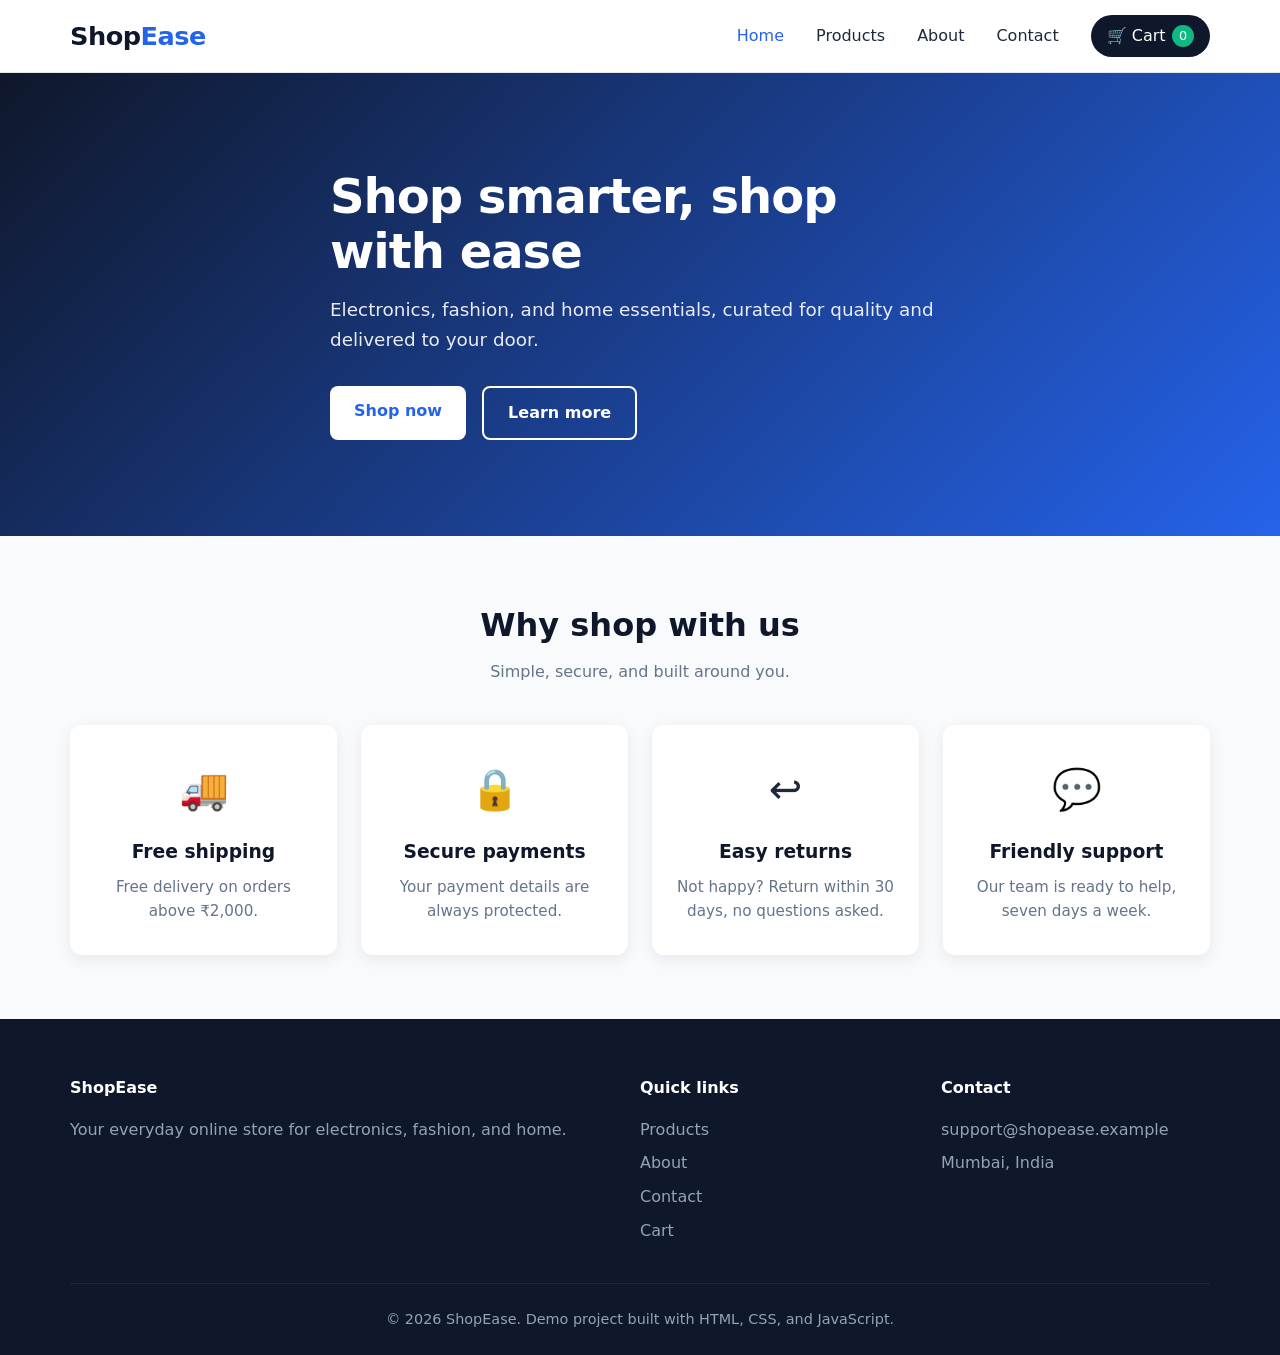
<file: index.html>
<!DOCTYPE html>
<html lang="en">
<head>
  <meta charset="UTF-8">
  <meta name="viewport" content="width=device-width, initial-scale=1.0">
  <title>ShopEase | Home</title>
  <link rel="stylesheet" href="style.css">
</head>
<body>
 
  <header class="site-header">
    <div class="container nav">
      <a href="index.html" class="logo">Shop<span>Ease</span></a>
      <button class="menu-toggle" id="menu-toggle" aria-label="Toggle menu">☰</button>
      <ul class="nav-links" id="nav-links">
        <li><a href="index.html" class="active">Home</a></li>
        <li><a href="products.html">Products</a></li>
        <li><a href="about.html">About</a></li>
        <li><a href="contact.html">Contact</a></li>
        <li><a href="cart.html" class="cart-link">🛒 Cart <span class="cart-badge" data-cart-count>0</span></a></li>
      </ul>
    </div>
  </header>
 
  <main>
    <section class="hero">
      <div class="container hero-content">
        <h1>Shop smarter, shop with ease</h1>
        <p>Electronics, fashion, and home essentials, curated for quality and delivered to your door.</p>
        <div class="hero-actions">
          <a href="products.html" class="btn btn-light">Shop now</a>
          <a href="about.html" class="btn btn-outline">Learn more</a>
        </div>
      </div>
    </section>
 
    <section>
      <div class="container">
        <div class="section-header">
          <h2>Why shop with us</h2>
          <p>Simple, secure, and built around you.</p>
        </div>
        <div class="features-grid">
          <div class="feature">
            <div class="feature-icon">🚚</div>
            <h3>Free shipping</h3>
            <p>Free delivery on orders above ₹2,000.</p>
          </div>
          <div class="feature">
            <div class="feature-icon">🔒</div>
            <h3>Secure payments</h3>
            <p>Your payment details are always protected.</p>
          </div>
          <div class="feature">
            <div class="feature-icon">↩️</div>
            <h3>Easy returns</h3>
            <p>Not happy? Return within 30 days, no questions asked.</p>
          </div>
          <div class="feature">
            <div class="feature-icon">💬</div>
            <h3>Friendly support</h3>
            <p>Our team is ready to help, seven days a week.</p>
          </div>
        </div>
      </div>
    </section>
  </main>
 
  <footer class="site-footer">
    <div class="container">
      <div class="footer-grid">
        <div>
          <h4>ShopEase</h4>
          <p>Your everyday online store for electronics, fashion, and home.</p>
        </div>
        <div>
          <h4>Quick links</h4>
          <ul>
            <li><a href="products.html">Products</a></li>
            <li><a href="about.html">About</a></li>
            <li><a href="contact.html">Contact</a></li>
            <li><a href="cart.html">Cart</a></li>
          </ul>
        </div>
        <div>
          <h4>Contact</h4>
          <ul>
            <li>support@shopease.example</li>
            <li>Mumbai, India</li>
          </ul>
        </div>
      </div>
      <div class="footer-bottom">&copy; 2026 ShopEase. Demo project built with HTML, CSS, and JavaScript.</div>
    </div>
  </footer>
 
  <script src="script.js"></script>
</body>
</html>
</file>
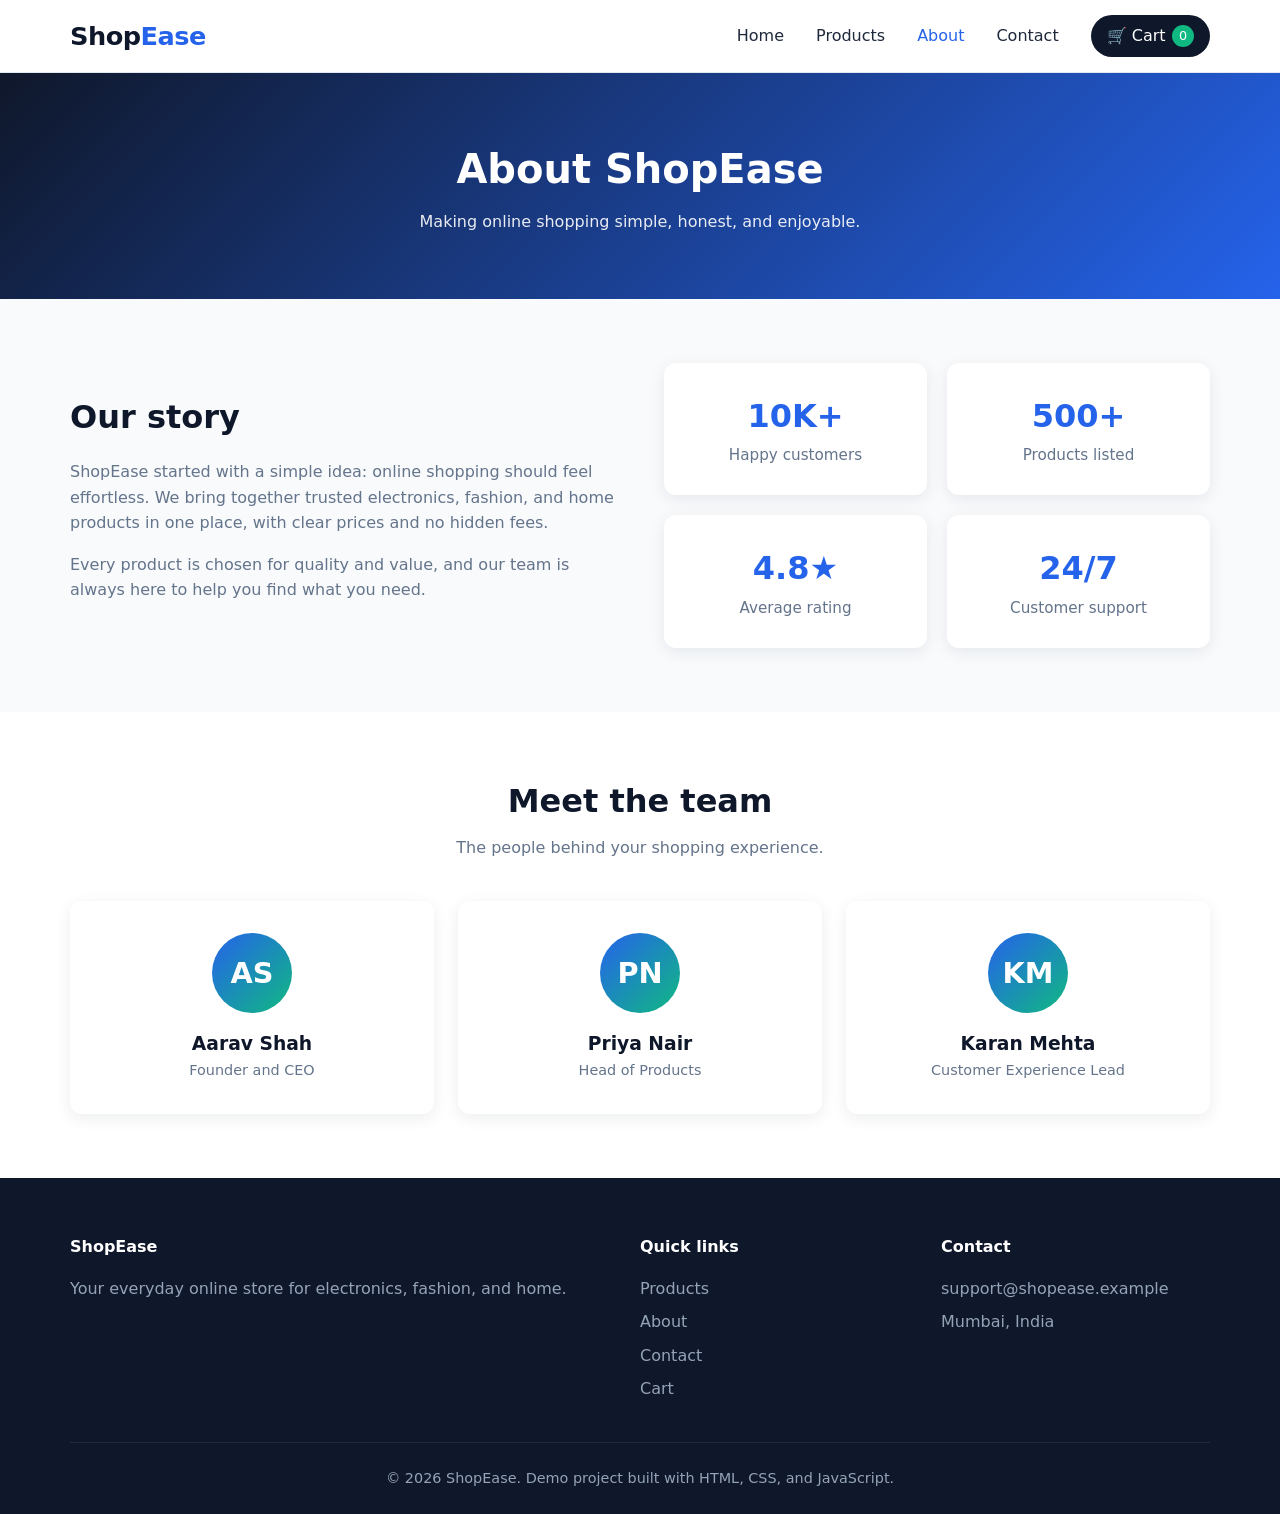
<file: about.html>
<!DOCTYPE html>
<html lang="en">
<head>
  <meta charset="UTF-8">
  <meta name="viewport" content="width=device-width, initial-scale=1.0">
  <title>ShopEase | About</title>
  <link rel="stylesheet" href="style.css">
</head>
<body>
 
  <header class="site-header">
    <div class="container nav">
      <a href="index.html" class="logo">Shop<span>Ease</span></a>
      <button class="menu-toggle" id="menu-toggle" aria-label="Toggle menu">☰</button>
      <ul class="nav-links" id="nav-links">
        <li><a href="index.html">Home</a></li>
        <li><a href="products.html">Products</a></li>
        <li><a href="about.html" class="active">About</a></li>
        <li><a href="contact.html">Contact</a></li>
        <li><a href="cart.html" class="cart-link">🛒 Cart <span class="cart-badge" data-cart-count>0</span></a></li>
      </ul>
    </div>
  </header>
 
  <main>
    <div class="page-hero">
      <div class="container">
        <h1>About ShopEase</h1>
        <p>Making online shopping simple, honest, and enjoyable.</p>
      </div>
    </div>
 
    <section>
      <div class="container two-col">
        <div>
          <h2>Our story</h2>
          <p>ShopEase started with a simple idea: online shopping should feel effortless. We bring together trusted electronics, fashion, and home products in one place, with clear prices and no hidden fees.</p>
          <p>Every product is chosen for quality and value, and our team is always here to help you find what you need.</p>
        </div>
        <div class="stat-grid">
          <div class="stat"><strong>10K+</strong><span>Happy customers</span></div>
          <div class="stat"><strong>500+</strong><span>Products listed</span></div>
          <div class="stat"><strong>4.8★</strong><span>Average rating</span></div>
          <div class="stat"><strong>24/7</strong><span>Customer support</span></div>
        </div>
      </div>
    </section>
 
    <section style="background: var(--white);">
      <div class="container">
        <div class="section-header">
          <h2>Meet the team</h2>
          <p>The people behind your shopping experience.</p>
        </div>
        <div class="team-grid">
          <div class="team-card">
            <div class="avatar">AS</div>
            <h3>Aarav Shah</h3>
            <p>Founder and CEO</p>
          </div>
          <div class="team-card">
            <div class="avatar">PN</div>
            <h3>Priya Nair</h3>
            <p>Head of Products</p>
          </div>
          <div class="team-card">
            <div class="avatar">KM</div>
            <h3>Karan Mehta</h3>
            <p>Customer Experience Lead</p>
          </div>
        </div>
      </div>
    </section>
  </main>
 
  <footer class="site-footer">
    <div class="container">
      <div class="footer-grid">
        <div>
          <h4>ShopEase</h4>
          <p>Your everyday online store for electronics, fashion, and home.</p>
        </div>
        <div>
          <h4>Quick links</h4>
          <ul>
            <li><a href="products.html">Products</a></li>
            <li><a href="about.html">About</a></li>
            <li><a href="contact.html">Contact</a></li>
            <li><a href="cart.html">Cart</a></li>
          </ul>
        </div>
        <div>
          <h4>Contact</h4>
          <ul>
            <li>support@shopease.example</li>
            <li>Mumbai, India</li>
          </ul>
        </div>
      </div>
      <div class="footer-bottom">&copy; 2026 ShopEase. Demo project built with HTML, CSS, and JavaScript.</div>
    </div>
  </footer>
 
  <script src="script.js"></script>
</body>
</html>
</file>
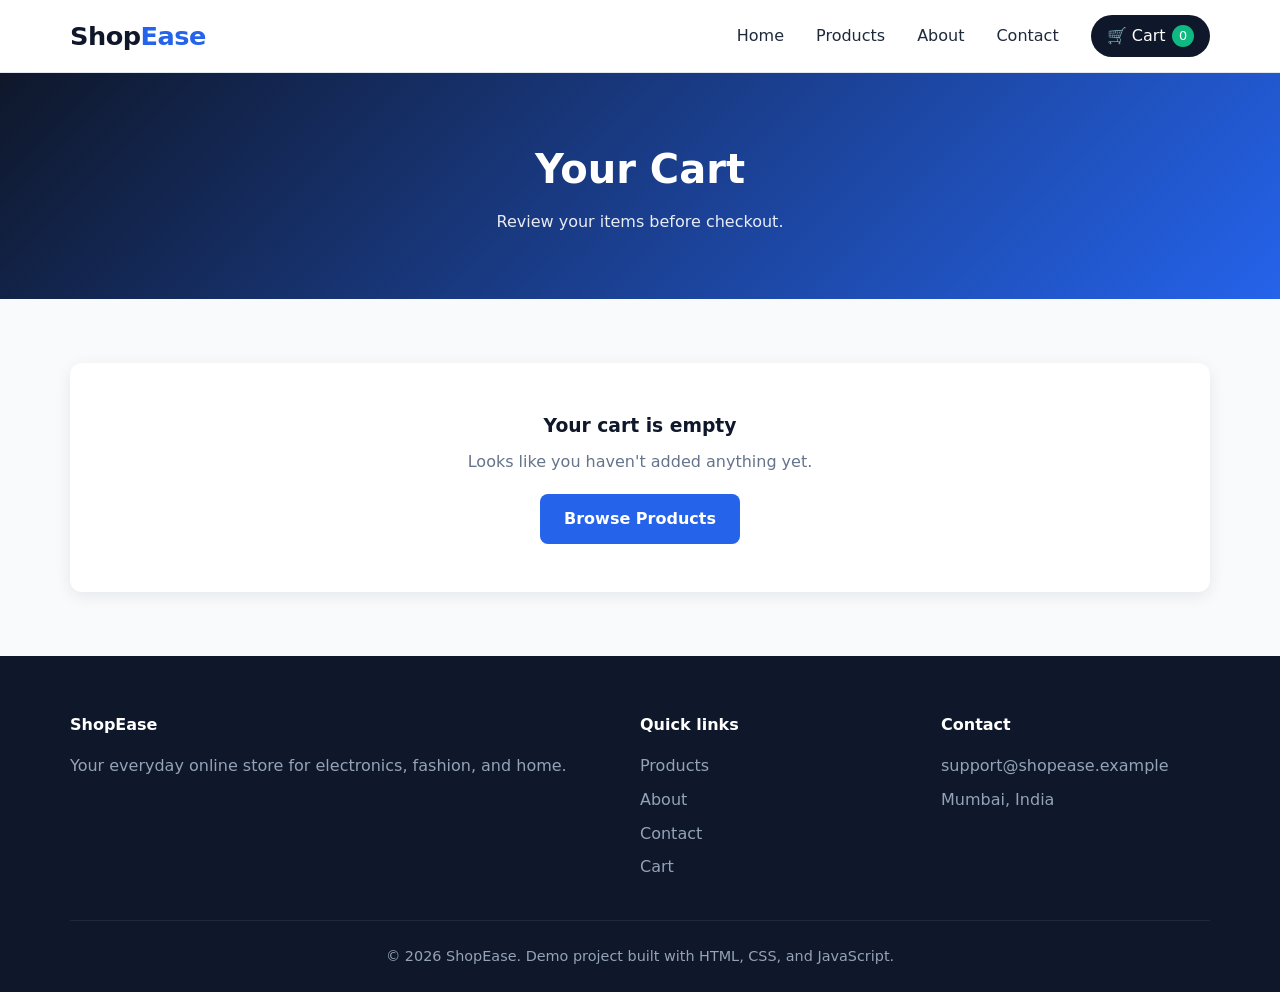
<file: cart.html>
<!DOCTYPE html>
<html lang="en">
<head>
  <meta charset="UTF-8">
  <meta name="viewport" content="width=device-width, initial-scale=1.0">
  <title>ShopEase | Cart</title>
  <link rel="stylesheet" href="style.css">
</head>
<body>
 
  <header class="site-header">
    <div class="container nav">
      <a href="index.html" class="logo">Shop<span>Ease</span></a>
      <button class="menu-toggle" id="menu-toggle" aria-label="Toggle menu">☰</button>
      <ul class="nav-links" id="nav-links">
        <li><a href="index.html">Home</a></li>
        <li><a href="products.html">Products</a></li>
        <li><a href="about.html">About</a></li>
        <li><a href="contact.html">Contact</a></li>
        <li><a href="cart.html" class="cart-link active">🛒 Cart <span class="cart-badge" data-cart-count>0</span></a></li>
      </ul>
    </div>
  </header>
 
  <main>
    <div class="page-hero">
      <div class="container">
        <h1>Your Cart</h1>
        <p>Review your items before checkout.</p>
      </div>
    </div>
 
    <section>
      <div class="container" id="cart-container"></div>
    </section>
  </main>
 
  <footer class="site-footer">
    <div class="container">
      <div class="footer-grid">
        <div>
          <h4>ShopEase</h4>
          <p>Your everyday online store for electronics, fashion, and home.</p>
        </div>
        <div>
          <h4>Quick links</h4>
          <ul>
            <li><a href="products.html">Products</a></li>
            <li><a href="about.html">About</a></li>
            <li><a href="contact.html">Contact</a></li>
            <li><a href="cart.html">Cart</a></li>
          </ul>
        </div>
        <div>
          <h4>Contact</h4>
          <ul>
            <li>support@shopease.example</li>
            <li>Mumbai, India</li>
          </ul>
        </div>
      </div>
      <div class="footer-bottom">&copy; 2026 ShopEase. Demo project built with HTML, CSS, and JavaScript.</div>
    </div>
  </footer>
 
  <script src="script.js"></script>
</body>
</html>
</file>
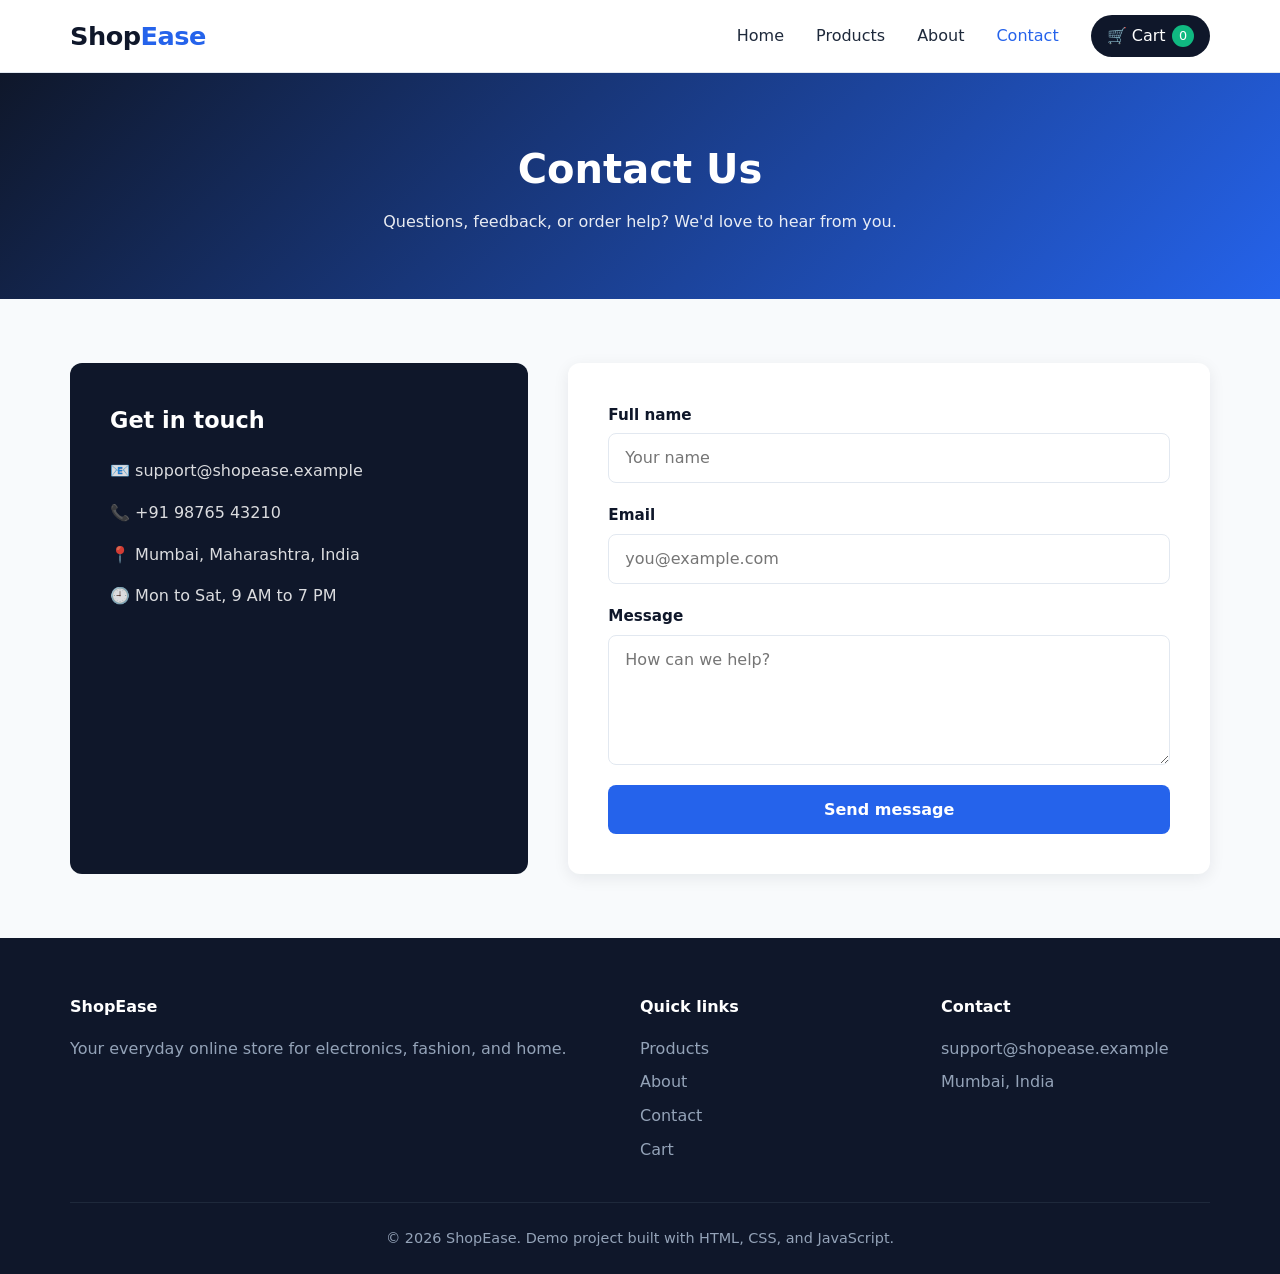
<file: contact.html>
<!DOCTYPE html>
<html lang="en">
<head>
  <meta charset="UTF-8">
  <meta name="viewport" content="width=device-width, initial-scale=1.0">
  <title>ShopEase | Contact</title>
  <link rel="stylesheet" href="style.css">
</head>
<body>
 
  <header class="site-header">
    <div class="container nav">
      <a href="index.html" class="logo">Shop<span>Ease</span></a>
      <button class="menu-toggle" id="menu-toggle" aria-label="Toggle menu">☰</button>
      <ul class="nav-links" id="nav-links">
        <li><a href="index.html">Home</a></li>
        <li><a href="products.html">Products</a></li>
        <li><a href="about.html">About</a></li>
        <li><a href="contact.html" class="active">Contact</a></li>
        <li><a href="cart.html" class="cart-link">🛒 Cart <span class="cart-badge" data-cart-count>0</span></a></li>
      </ul>
    </div>
  </header>
 
  <main>
    <div class="page-hero">
      <div class="container">
        <h1>Contact Us</h1>
        <p>Questions, feedback, or order help? We'd love to hear from you.</p>
      </div>
    </div>
 
    <section>
      <div class="container contact-grid">
        <div class="contact-info">
          <h3>Get in touch</h3>
          <p>📧 support@shopease.example</p>
          <p>📞 +91 98765 43210</p>
          <p>📍 Mumbai, Maharashtra, India</p>
          <p>🕘 Mon to Sat, 9 AM to 7 PM</p>
        </div>
 
        <form class="contact-form" id="contact-form" novalidate>
          <div class="form-group">
            <label for="name">Full name</label>
            <input type="text" id="name" data-required placeholder="Your name">
            <span class="error">Please enter your name.</span>
          </div>
          <div class="form-group">
            <label for="email">Email</label>
            <input type="email" id="email" data-required placeholder="you@example.com">
            <span class="error">Please enter a valid email address.</span>
          </div>
          <div class="form-group">
            <label for="message">Message</label>
            <textarea id="message" data-required placeholder="How can we help?"></textarea>
            <span class="error">Please write a message.</span>
          </div>
          <button type="submit" class="btn btn-block">Send message</button>
          <div class="success-msg" id="success-msg">Thanks for reaching out! We'll reply within 24 hours.</div>
        </form>
      </div>
    </section>
  </main>
 
  <footer class="site-footer">
    <div class="container">
      <div class="footer-grid">
        <div>
          <h4>ShopEase</h4>
          <p>Your everyday online store for electronics, fashion, and home.</p>
        </div>
        <div>
          <h4>Quick links</h4>
          <ul>
            <li><a href="products.html">Products</a></li>
            <li><a href="about.html">About</a></li>
            <li><a href="contact.html">Contact</a></li>
            <li><a href="cart.html">Cart</a></li>
          </ul>
        </div>
        <div>
          <h4>Contact</h4>
          <ul>
            <li>support@shopease.example</li>
            <li>Mumbai, India</li>
          </ul>
        </div>
      </div>
      <div class="footer-bottom">&copy; 2026 ShopEase. Demo project built with HTML, CSS, and JavaScript.</div>
    </div>
  </footer>
 
  <script src="script.js"></script>
</body>
</html>
</file>
<file: style.css>
:root {
  --primary: #2563eb;
  --primary-dark: #1d4ed8;
  --accent: #10b981;
  --dark: #0f172a;
  --text: #1e293b;
  --muted: #64748b;
  --light: #f8fafc;
  --border: #e2e8f0;
  --white: #ffffff;
  --radius: 12px;
  --shadow: 0 4px 16px rgba(15, 23, 42, 0.08);
  --shadow-hover: 0 12px 28px rgba(15, 23, 42, 0.15);
}
 
* { margin: 0; padding: 0; box-sizing: border-box; }
 
html { scroll-behavior: smooth; }
 
body {
  font-family: "Segoe UI", system-ui, -apple-system, Roboto, Arial, sans-serif;
  color: var(--text);
  background: var(--light);
  line-height: 1.6;
  display: flex;
  flex-direction: column;
  min-height: 100vh;
}
 
main { flex: 1; }
 
a { color: var(--primary); text-decoration: none; }
 
.container {
  width: min(1140px, 92%);
  margin: 0 auto;
}
 
section { padding: 4rem 0; }
 
.section-header { text-align: center; margin-bottom: 2.5rem; }
.section-header h2 { font-size: 2rem; color: var(--dark); margin-bottom: 0.5rem; }
.section-header p { color: var(--muted); max-width: 600px; margin: 0 auto; }
 
/* ---------- Header / Navigation ---------- */
.site-header {
  background: var(--white);
  border-bottom: 1px solid var(--border);
  position: sticky;
  top: 0;
  z-index: 100;
}
 
.nav {
  position: relative;
  display: flex;
  align-items: center;
  justify-content: space-between;
  height: 72px;
}
 
.logo {
  font-size: 1.6rem;
  font-weight: 800;
  color: var(--dark);
  letter-spacing: -0.5px;
}
.logo span { color: var(--primary); }
 
.nav-links {
  display: flex;
  align-items: center;
  gap: 2rem;
  list-style: none;
}
 
.nav-links a {
  color: var(--text);
  font-weight: 500;
  transition: color 0.2s;
}
.nav-links a:hover,
.nav-links a.active { color: var(--primary); }
 
.cart-link {
  display: inline-flex;
  align-items: center;
  gap: 0.4rem;
  background: var(--dark);
  color: var(--white) !important;
  padding: 0.5rem 1rem;
  border-radius: 999px;
  font-weight: 600;
}
 
.cart-badge {
  background: var(--accent);
  color: var(--white);
  font-size: 0.8rem;
  min-width: 22px;
  height: 22px;
  border-radius: 999px;
  display: inline-flex;
  align-items: center;
  justify-content: center;
  padding: 0 6px;
}
 
.menu-toggle {
  display: none;
  background: none;
  border: none;
  font-size: 1.6rem;
  cursor: pointer;
  color: var(--dark);
}
 
/* ---------- Buttons ---------- */
.btn {
  display: inline-block;
  background: var(--primary);
  color: var(--white);
  border: none;
  padding: 0.75rem 1.5rem;
  border-radius: 8px;
  font: inherit;
  font-weight: 600;
  cursor: pointer;
  transition: background 0.2s, transform 0.2s;
  text-align: center;
}
.btn:hover { background: var(--primary-dark); transform: translateY(-1px); color: var(--white); }
.btn-outline { background: transparent; color: var(--white); border: 2px solid var(--white); }
.btn-outline:hover { background: var(--white); color: var(--primary); }
.btn-light { background: var(--white); color: var(--primary); }
.btn-light:hover { background: var(--light); color: var(--primary-dark); }
.btn-block { display: block; width: 100%; }
.btn:disabled { background: #94a3b8; cursor: not-allowed; transform: none; }
 
/* ---------- Hero ---------- */
.hero {
  background: linear-gradient(135deg, var(--dark) 0%, var(--primary) 100%);
  color: var(--white);
  padding: 6rem 0;
}
.hero-content { max-width: 620px; }
.hero h1 { font-size: 3rem; line-height: 1.15; margin-bottom: 1rem; letter-spacing: -1px; }
.hero p { font-size: 1.15rem; opacity: 0.9; margin-bottom: 2rem; }
.hero-actions { display: flex; gap: 1rem; flex-wrap: wrap; }
 
.page-hero {
  background: linear-gradient(135deg, var(--dark) 0%, var(--primary) 100%);
  color: var(--white);
  padding: 4rem 0;
  text-align: center;
}
.page-hero h1 { font-size: 2.5rem; margin-bottom: 0.5rem; }
.page-hero p { opacity: 0.9; }
 
/* ---------- Features ---------- */
.features-grid {
  display: grid;
  grid-template-columns: repeat(auto-fit, minmax(220px, 1fr));
  gap: 1.5rem;
}
.feature {
  background: var(--white);
  padding: 2rem 1.5rem;
  border-radius: var(--radius);
  box-shadow: var(--shadow);
  text-align: center;
}
.feature-icon { font-size: 2.5rem; margin-bottom: 1rem; }
.feature h3 { color: var(--dark); margin-bottom: 0.5rem; }
.feature p { color: var(--muted); font-size: 0.95rem; }
 
/* ---------- Product grid ---------- */

.product-image img,
.emoji img {
    width: 100%;
    height: 180px;
    object-fit: contain;
    display: block;
}
.toolbar {
  display: flex;
  gap: 1rem;
  flex-wrap: wrap;
  margin-bottom: 2rem;
  justify-content: space-between;
}
.toolbar input,
.toolbar select,
.form-group input,
.form-group select,
.form-group textarea {
  padding: 0.7rem 1rem;
  border: 1px solid var(--border);
  border-radius: 8px;
  font: inherit;
  background: var(--white);
  color: var(--text);
}
.toolbar input { flex: 1; min-width: 220px; }
.toolbar input:focus,
.toolbar select:focus,
.form-group input:focus,
.form-group textarea:focus {
  outline: 2px solid var(--primary);
  outline-offset: 1px;
  border-color: transparent;
}
 
.product-grid {
  display: grid;
  grid-template-columns: repeat(auto-fill, minmax(250px, 1fr));
  gap: 1.75rem;
}
 
.product-card {
  background: var(--white);
  border-radius: var(--radius);
  box-shadow: var(--shadow);
  overflow: hidden;
  display: flex;
  flex-direction: column;
  transition: transform 0.25s, box-shadow 0.25s;
}
.product-card:hover { transform: translateY(-6px); box-shadow: var(--shadow-hover); }
 
.product-image {
  background: linear-gradient(135deg, #eff6ff, #dbeafe);
  height: 180px;
  display: flex;
  align-items: center;
  justify-content: center;
  font-size: 4.5rem;
}
 
.product-info {
  padding: 1.25rem;
  display: flex;
  flex-direction: column;
  flex: 1;
}
.tag {
  font-size: 0.75rem;
  text-transform: uppercase;
  letter-spacing: 0.5px;
  color: var(--primary);
  font-weight: 700;
  margin-bottom: 0.25rem;
}
.product-info h3 { font-size: 1.1rem; color: var(--dark); margin-bottom: 0.5rem; }
.price { font-size: 1.25rem; font-weight: 700; color: var(--dark); margin-bottom: 1rem; }
.product-info .btn { margin-top: auto; }
 
.empty-msg { text-align: center; color: var(--muted); padding: 2rem 0; display: none; }
 
/* ---------- About ---------- */
.two-col {
  display: grid;
  grid-template-columns: 1fr 1fr;
  gap: 3rem;
  align-items: center;
}
.two-col h2 { font-size: 2rem; color: var(--dark); margin-bottom: 1rem; }
.two-col p { color: var(--muted); margin-bottom: 1rem; }
.stat-grid {
  display: grid;
  grid-template-columns: repeat(2, 1fr);
  gap: 1.25rem;
}
.stat {
  background: var(--white);
  padding: 1.75rem;
  border-radius: var(--radius);
  box-shadow: var(--shadow);
  text-align: center;
}
.stat strong { display: block; font-size: 2rem; color: var(--primary); }
.stat span { color: var(--muted); font-size: 0.95rem; }
 
.team-grid {
  display: grid;
  grid-template-columns: repeat(auto-fit, minmax(220px, 1fr));
  gap: 1.5rem;
}
.team-card {
  background: var(--white);
  border-radius: var(--radius);
  box-shadow: var(--shadow);
  padding: 2rem 1.5rem;
  text-align: center;
}
.avatar {
  width: 80px;
  height: 80px;
  border-radius: 50%;
  background: linear-gradient(135deg, var(--primary), var(--accent));
  color: var(--white);
  font-size: 1.8rem;
  font-weight: 700;
  display: flex;
  align-items: center;
  justify-content: center;
  margin: 0 auto 1rem;
}
.team-card h3 { color: var(--dark); }
.team-card p { color: var(--muted); font-size: 0.9rem; }
 
/* ---------- Contact ---------- */
.contact-grid {
  display: grid;
  grid-template-columns: 1fr 1.4fr;
  gap: 2.5rem;
}
.contact-info {
  background: var(--dark);
  color: var(--white);
  padding: 2.5rem;
  border-radius: var(--radius);
}
.contact-info h3 { margin-bottom: 1.25rem; font-size: 1.4rem; }
.contact-info p { margin-bottom: 1rem; opacity: 0.85; }
 
.contact-form {
  background: var(--white);
  padding: 2.5rem;
  border-radius: var(--radius);
  box-shadow: var(--shadow);
}
.form-group { display: flex; flex-direction: column; margin-bottom: 1.25rem; }
.form-group label { font-weight: 600; margin-bottom: 0.4rem; color: var(--dark); font-size: 0.95rem; }
.form-group textarea { min-height: 130px; resize: vertical; }
.error { color: #dc2626; font-size: 0.85rem; margin-top: 0.3rem; display: none; }
.form-group.invalid input,
.form-group.invalid textarea { border: 1px solid #dc2626; }
.form-group.invalid .error { display: block; }
.success-msg {
  background: #d1fae5;
  color: #065f46;
  padding: 1rem;
  border-radius: 8px;
  margin-top: 1rem;
  display: none;
}
 
/* ---------- Cart ---------- */
.cart-layout {
  display: grid;
  grid-template-columns: 2fr 1fr;
  gap: 2rem;
  align-items: start;
}
.cart-items {
  background: var(--white);
  border-radius: var(--radius);
  box-shadow: var(--shadow);
  overflow: hidden;
}
.cart-item {
  display: grid;
  grid-template-columns: 60px 1fr auto auto;
  gap: 1rem;
  align-items: center;
  padding: 1.25rem;
  border-bottom: 1px solid var(--border);
}
.cart-item:last-child { border-bottom: none; }
.cart-item .emoji { font-size: 2.2rem; text-align: center; }
.cart-item h4 { color: var(--dark); font-size: 1rem; }
.cart-item .unit { color: var(--muted); font-size: 0.9rem; }
.qty { display: flex; align-items: center; gap: 0.5rem; }
.qty button {
  width: 32px;
  height: 32px;
  border-radius: 6px;
  border: 1px solid var(--border);
  background: var(--white);
  color: var(--dark);
  cursor: pointer;
  font-size: 1rem;
}
.qty button:hover { background: var(--light); }
.line-total { font-weight: 700; color: var(--dark); min-width: 80px; text-align: right; }
 
.summary {
  background: var(--white);
  border-radius: var(--radius);
  box-shadow: var(--shadow);
  padding: 1.75rem;
  position: sticky;
  top: 96px;
}
.summary h3 { color: var(--dark); margin-bottom: 1rem; }
.summary-row {
  display: flex;
  justify-content: space-between;
  margin-bottom: 0.75rem;
  color: var(--muted);
}
.summary-total {
  display: flex;
  justify-content: space-between;
  font-size: 1.3rem;
  font-weight: 700;
  color: var(--dark);
  border-top: 1px solid var(--border);
  padding-top: 1rem;
  margin: 1rem 0 1.5rem;
}
.cart-empty {
  background: var(--white);
  border-radius: var(--radius);
  box-shadow: var(--shadow);
  padding: 3rem 1.5rem;
  text-align: center;
  color: var(--muted);
}
.cart-empty h3 { color: var(--dark); margin-bottom: 0.5rem; }
.cart-empty .btn { margin-top: 1.25rem; }
 
/* ---------- Footer ---------- */
.site-footer {
  background: var(--dark);
  color: #94a3b8;
  padding: 3.5rem 0 1.5rem;
}
.footer-grid {
  display: grid;
  grid-template-columns: 2fr 1fr 1fr;
  gap: 2rem;
  margin-bottom: 2rem;
}
.site-footer h4 { color: var(--white); margin-bottom: 1rem; }
.site-footer ul { list-style: none; }
.site-footer li { margin-bottom: 0.5rem; }
.site-footer a { color: #94a3b8; }
.site-footer a:hover { color: var(--white); }
.footer-bottom {
  border-top: 1px solid #1e293b;
  padding-top: 1.5rem;
  text-align: center;
  font-size: 0.9rem;
}
 
/* ---------- Responsive ---------- */
@media (max-width: 860px) {
  .menu-toggle { display: block; }
  .nav-links {
    display: none;
    position: absolute;
    top: 72px;
    left: 0;
    right: 0;
    background: var(--white);
    flex-direction: column;
    padding: 1rem 4%;
    gap: 1rem;
    border-bottom: 1px solid var(--border);
    box-shadow: var(--shadow);
  }
  .nav-links.open { display: flex; }
  .two-col,
  .contact-grid,
  .cart-layout { grid-template-columns: 1fr; }
  .footer-grid { grid-template-columns: 1fr; }
  .summary { position: static; }
}
 
@media (max-width: 560px) {
  .hero h1 { font-size: 2.1rem; }
  .page-hero h1 { font-size: 2rem; }
  .cart-item { grid-template-columns: 50px 1fr; }
  .cart-item .qty,
  .cart-item .line-total { grid-column: 2; justify-self: start; }
  .contact-form, .contact-info { padding: 1.5rem; }
}
</file>
